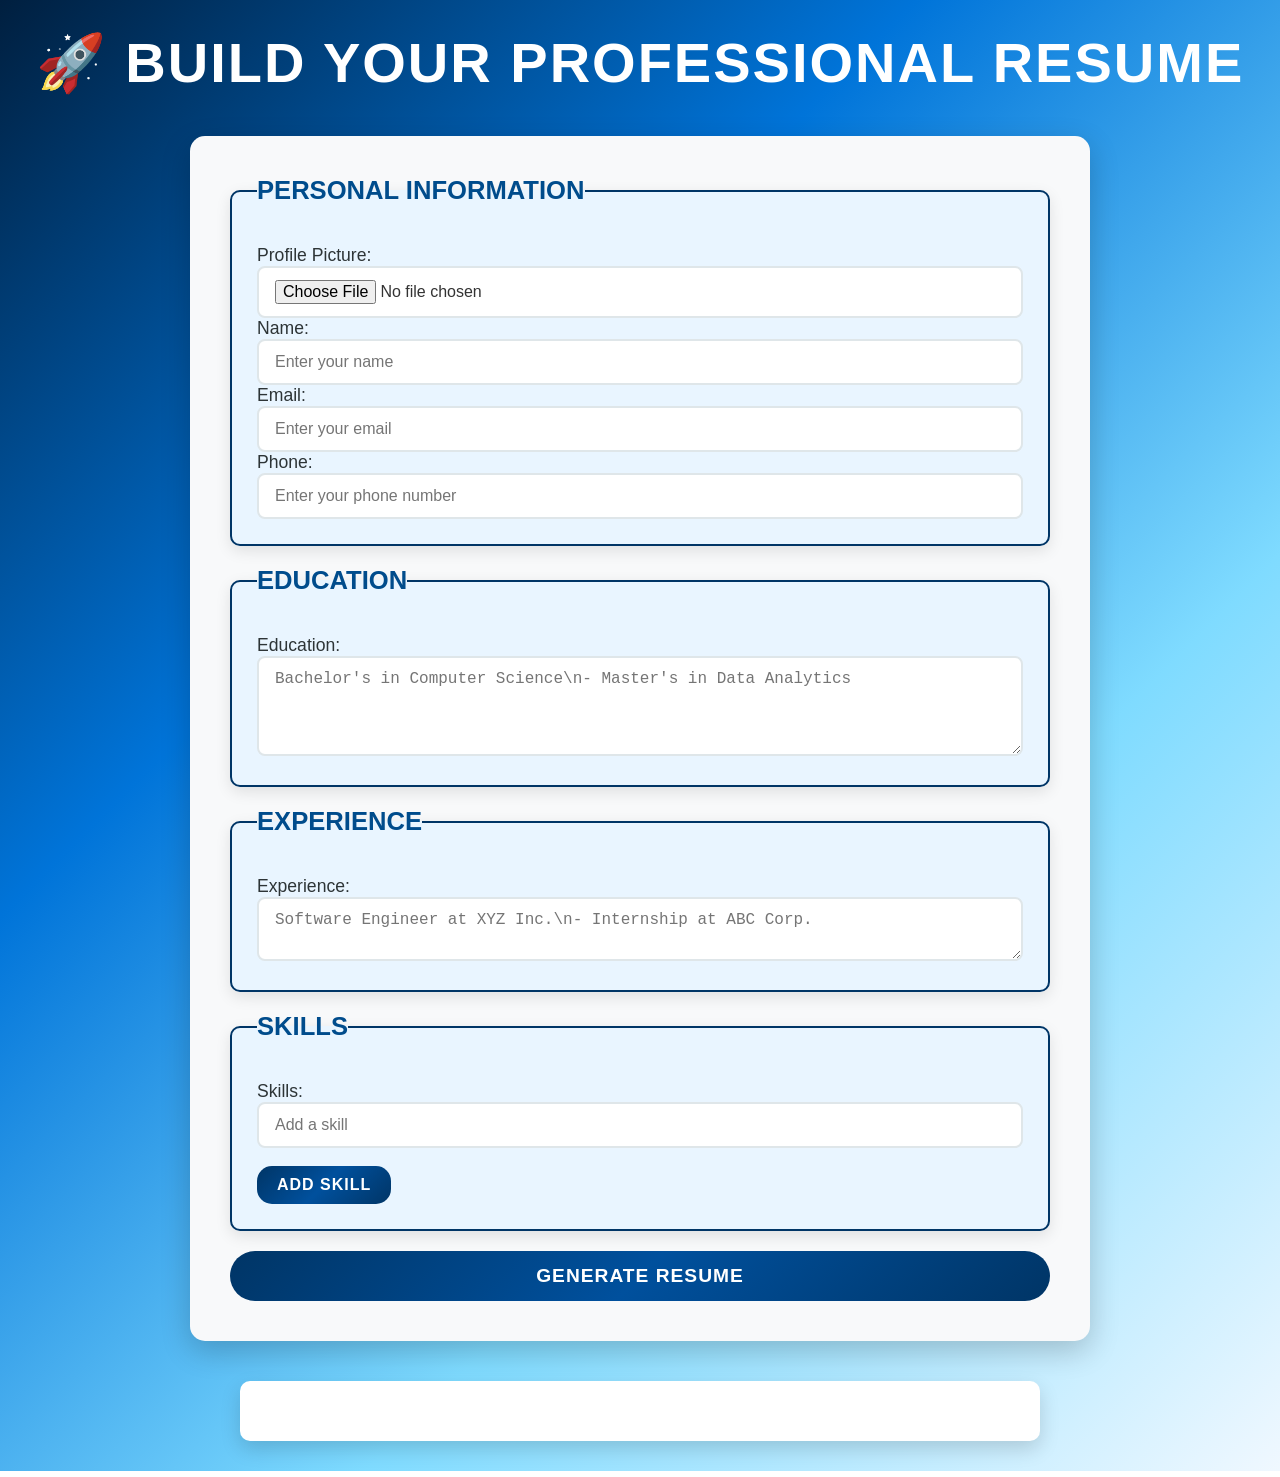
<file: mileston-3/index.html>
<!DOCTYPE html>
<html lang="en">
<head>
  <meta charset="UTF-8">
  <meta name="viewport" content="width=device-width, initial-scale=1.0">
  <title>Dynamic & Editable Resume Builder</title>
  <link rel="stylesheet" href="styles.css">
</head>
<body>
  <h1>🚀 Build Your Professional Resume</h1>
  <div class="resume-builder">
    <!-- Form Section -->
    <form id="resume-form">
      <fieldset>
        <!-- Personal Information -->
        <legend>Personal Information</legend>
        <label for="profile-picture">Profile Picture:</label>
        <input type="file" id="profile-picture" accept="image/*" required>

        <label for="name">Name:</label>
        <input type="text" placeholder="Enter your name" id="name" required>

        <label for="email">Email:</label>
        <input type="email" placeholder="Enter your email" id="email" required>

        <label for="phonenumber">Phone:</label>
        <input type="tel" placeholder="Enter your phone number" id="phonenumber" required>
      </fieldset>

      <fieldset>
        <legend>Education</legend>
        <label for="education">Education:</label>
        <textarea id="education" placeholder="Bachelor's in Computer Science\n- Master's in Data Analytics" rows="4" required></textarea>
      </fieldset>

      <fieldset>
        <legend>Experience</legend>
        <label for="experience">Experience:</label>
        <textarea id="experience" placeholder="Software Engineer at XYZ Inc.\n- Internship at ABC Corp." required></textarea>
      </fieldset>

      <fieldset>
        <legend>Skills</legend>
        <label for="skills">Skills:</label>
        <div id="skills-container">
          <input type="text" class="skill-input" placeholder="Add a skill" />
        </div>
        <br>
        <button type="button" id="add-skill-btn">Add Skill</button>
      </fieldset>

      <button type="submit"><b>Generate Resume</b></button>
    </form>
  </div>

  <!-- Resume Output Section -->
  <div id="resume-output"></div>

  <script src="index.js" type="module"></script>
</body>
</html>
</file>
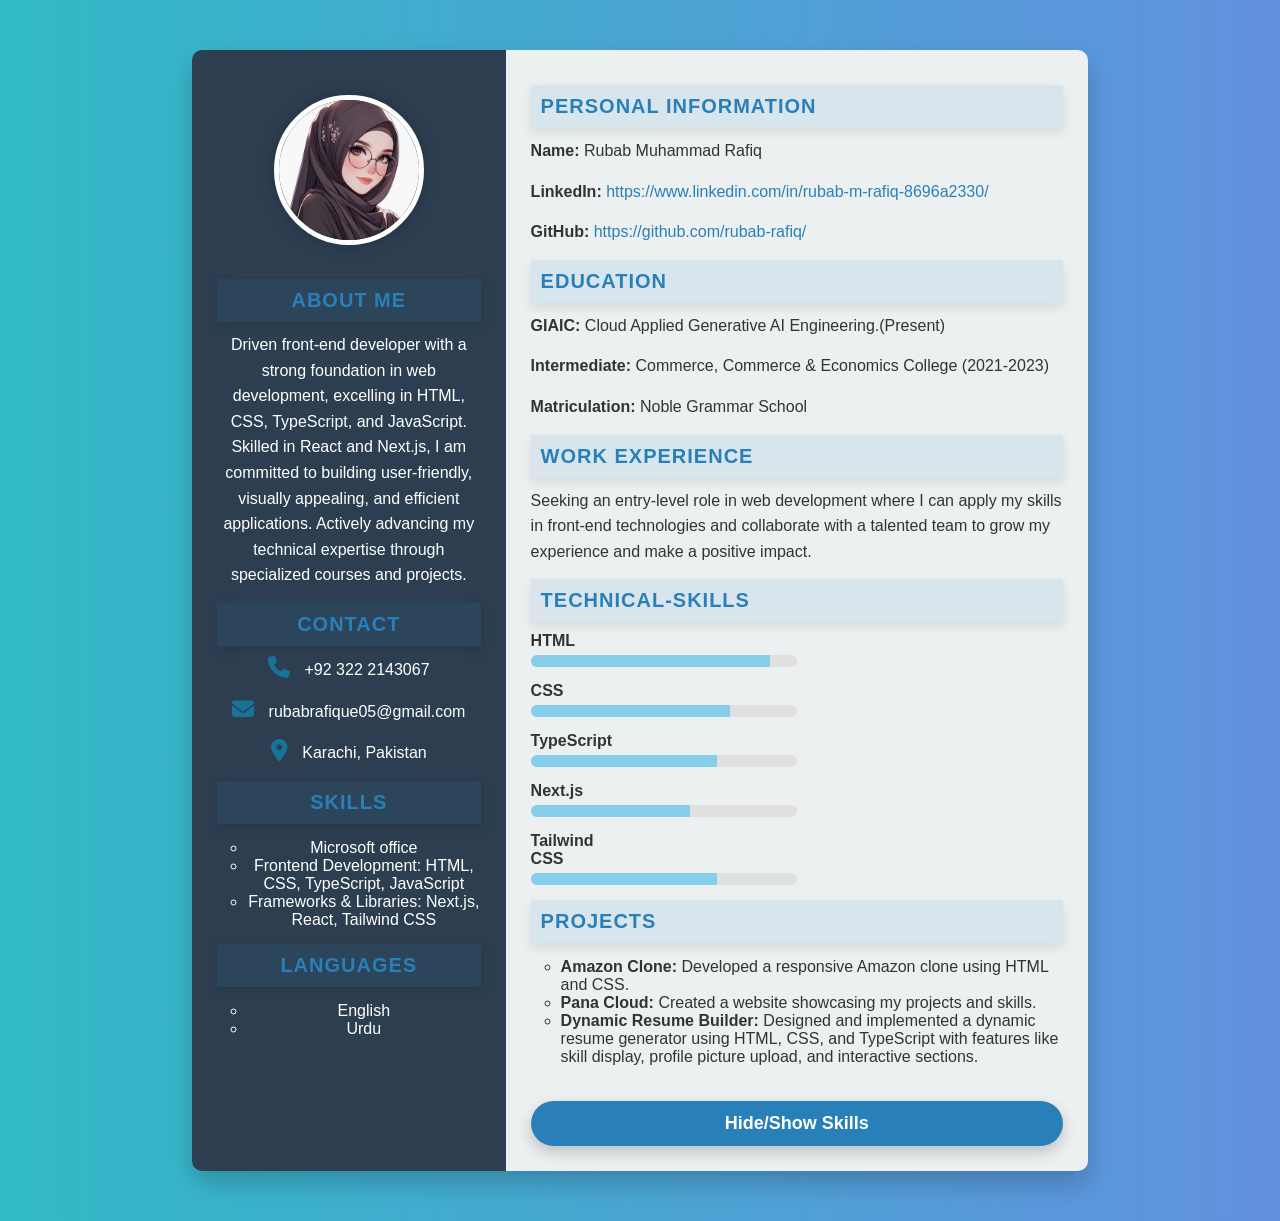
<file: mileston1&2/index.html>
<!DOCTYPE html>
<html lang="en">
<head>
    <meta charset="UTF-8">
    <meta name="viewport" content="width=device-width, initial-scale=1.0">
    <title>Professional Resume</title>
    <link rel="stylesheet" href="styles.css">
    <link rel="stylesheet" href="https://cdnjs.cloudflare.com/ajax/libs/font-awesome/6.6.0/css/all.min.css" integrity="sha512-Kc323vGBEqzTmouAECnVceyQqyqdsSiqLQISBL29aUW4U/M7pSPA/gEUZQqv1cwx4OnYxTxve5UMg5GT6L4JJg==" crossorigin="anonymous" referrerpolicy="no-referrer" />
</head>
<body>
    <div class="resume-container">
        <div class="left-panel">
            <img src="Image/profile.jpg" alt="Profile Picture" class="profile-picture">
            
            <section id="about-me">
                <h3>About Me</h3>
                <p>Driven front-end developer with a strong foundation in web development, excelling in HTML, CSS, TypeScript, and JavaScript. Skilled in React and Next.js, I am committed to building user-friendly, visually appealing, and efficient applications. Actively advancing my technical expertise through specialized courses and projects.</p>
            </section>
            
            <section id="contact">
                <h4>Contact</h4>
                <p><i class="fa-solid fa-phone"></i> +92 322 2143067</p>
                <p><i class="fa-solid fa-envelope"></i> rubabrafique05@gmail.com</p>
                <p><i class="fa-solid fa-location-dot"></i> Karachi, Pakistan</p>
            </section>
            
            <section id="expertise">
                <h4>Skills</h4>
                <ul>
                    <li>Microsoft office </li>
                    <li>Frontend Development: HTML, CSS, TypeScript, JavaScript</li>
                    <li>Frameworks & Libraries: Next.js, React, Tailwind CSS</li>
                </ul>
            </section>

            <section id="languages">
                <h4>Languages</h4>
                <ul>
                    <li>English </li>
                    <li>Urdu </li>
                </ul>
            </section>
            
        </div>
        
        <div class="right-panel">
            <section id="personal-info">
                <h3>Personal Information</h3>
                <p><strong>Name:</strong> Rubab Muhammad Rafiq</p>
                <p><strong>LinkedIn:</strong> <a href="https://www.linkedin.com/in/rubab-m-rafiq-8696a2330/" target="_blank" rel="noopener noreferrer">https://www.linkedin.com/in/rubab-m-rafiq-8696a2330/</a></p>
                <p><strong>GitHub:</strong> <a href="https://github.com/rubab-rafiq" target="_blank" rel="noopener noreferrer">https://github.com/rubab-rafiq/</a></p>                
            </section>
            
            <section id="education">
                <h3>Education</h3>
                <p><strong>GIAIC: </strong>Cloud Applied Generative AI Engineering.(Present)</p>
                <p><strong>Intermediate:</strong> Commerce, Commerce & Economics College (2021-2023)</p>
                <p><strong>Matriculation:</strong> Noble Grammar School</p>
            </section>
            
            <section id="work-experience">
                <h3>Work Experience</h3>
                <p>Seeking an entry-level role in web development where I can apply my skills in front-end technologies and collaborate with a talented team to grow my experience and make a positive impact.</p>
            </section>
            <section id="technical-skills">
                <h3>Technical-skills</h3>
                <div class="skill">
                    <span>HTML</span>
                    <div class="progress-bar">
                        <div class="progress" style="width: 90%;"></div>
                    </div>
                </div>
                <div class="skill">
                    <span>CSS</span>
                    <div class="progress-bar">
                        <div class="progress" style="width: 75%;"></div>
                    </div>
                </div>
                <div class="skill">
                    <span>TypeScript</span>
                    <div class="progress-bar">
                        <div class="progress" style="width: 70%;"></div>
                    </div>
                </div>
                <div class="skill">
                    <span>Next.js</span>
                    <div class="progress-bar">
                        <div class="progress" style="width: 60%;"></div>
                    </div>
                </div>
                <div class="skill">
                    <span>Tailwind CSS</span>
                    <div class="progress-bar">
                        <div class="progress" style="width: 70%;"></div>
                    </div>
                </div>
            </section>
            
            <section id="projects">
                <h3>Projects</h3>
                <ul>
                    <li><strong>Amazon Clone:</strong> Developed a responsive Amazon clone using HTML and CSS.</li>
                    <li><strong>Pana Cloud:</strong> Created a website showcasing my projects and skills.</li>
                    <li><strong>Dynamic Resume Builder:</strong> Designed and implemented a dynamic resume generator using HTML, CSS, and TypeScript with features 
                        like skill display, profile picture upload, and interactive sections.</li>
                </ul>
            </section>

            <button id="toggle-technical-skills">
                <strong>Hide/Show Skills</strong>
            </button>
        </div>
    </div>
    <script src="index.js"></script>
</body>
</html>
</file>
<file: mileston-3/styles.css>
* {
  margin: 0;
  padding: 0;
  box-sizing: border-box;
}

body {
  font-family: 'Roboto', sans-serif;
  background: linear-gradient(135deg, #001f3f, #0074d9, #7fdbff, #f0f8ff);

  min-height: 100vh;                                                                                                       
  display: flex;
  justify-content: center;
  align-items: center;
  flex-direction: column;
  padding: 30px;
  color: #2d3436;
}

h1 {
  color: white;
  font-size: 3.5rem;
  font-weight: 700;
  margin-bottom: 40px;
  text-align: center;
  text-transform: uppercase;
  letter-spacing: 2px;
  animation: fadeIn 1s ease-out;
}

.resume-builder {
 background-color: #f8f9fa; 
  border-radius: 15px;
  padding: 40px;
  box-shadow: 0 10px 30px rgba(0, 0, 0, 0.2);
  max-width: 900px;
  width: 100%;
  animation: slideUp 1s ease-out;
}

form {
  display: grid;
  gap: 20px;
}

fieldset {
  border: 2px solid  #003566;
  padding: 25px;
  border-radius: 10px;
  background-color: #e9f5ff;
  box-shadow: 0 5px 15px rgba(0, 0, 0, 0.1);
  transition: transform 0.3s ease;
}

fieldset:hover {
  transform: scale(1.03);
  box-shadow: 0 10px 25px rgba(0, 0, 0, 0.2);
}

legend {
  font-size: 1.6rem;
  font-weight: 600;
  color:  #004c8c;
  margin-bottom: 15px;
  text-transform: uppercase;
}

label {
  font-size: 1.1rem;
  font-weight: 500;
  color: #2d3436;
}

input,
textarea {
  width: 100%;
  padding: 12px 16px;
  border: 2px solid #dfe6e9;
  border-radius: 8px;
  font-size: 1rem;
  color: #333;
  background-color: #ffffff;
  transition: border-color 0.3s ease, box-shadow 0.3s ease;
}

input:focus,
textarea:focus {
  border-color:  #003566 ;
  box-shadow: 0 1px 8px #1d65a0;
  outline: none;
}

button {
  padding: 14px 28px;
  background: linear-gradient(135deg, #003566, #00509d,  #003566);;
  color: white;
  border: none;
  border-radius: 30px;
  font-size: 1.2rem;
  font-weight: 600;
  cursor: pointer;
  transition: background-color 0.3s ease, transform 0.2s ease;
  text-transform: uppercase;
  letter-spacing: 1px;
}

button:hover {
  background-color: #5a4cdb;
  transform: translateY(-2px);
}

#resume-output {
  margin-top: 40px;
  background-color: white;
  border-radius: 10px;
  padding: 30px;
  width: 100%;
  max-width: 800px;
  box-shadow: 0 8px 20px rgba(0, 0, 0, 0.15);
  animation: slideUp 1s ease;
  position: relative;
  text-align: center;
  /* making the resume editable */
  outline: none;
}

.profile-picture {
  position: absolute;
  top: 20px;
  left: 50%;
  transform: translateX(-50%);
  width: 150px;
  height: 150px;
  border-radius: 50%;
  overflow: hidden;
  background-color: #ffffff;
  border: 4px solid  #02539e;;
  box-shadow: 0 4px 15px rgba(0, 0.9, 0.9, 0.1);
}

.profile-picture img {
  width: 100%;
  height: 100%;
  object-fit: cover;
}

#resume-output h2 {
  font-size: 2.0rem;
  font-weight: 700;
  color:  #0a3359;
  margin-top: 140px;
  margin-bottom: 10px;
 
 
}

#resume-output p {
  font-size: 1.1rem;
  color:  #333;
  line-height: 1.6;
  padding-left: 10px;
}

.resume-section {
  margin-top: 30px;
}

.resume-section h3 {
  font-size: 1.5rem;
  font-weight: 600;
  color: #02539e;
  border-bottom: 2px solid #eaeaea;
  padding-bottom: 5px;
  margin-bottom: 10px;
  padding-left: 20px;
  border: 2px solid #e8edf1;
  border-radius: 100px;
  box-shadow: 0 5px 10px rgba(0, 0, 0, 0.1);
}

.resume-section p {
  font-size: 1.1rem;
  color: #333;
  line-height: 1.6;
}

.resume-section ul {
 margin-left: 20px;
}

.resume-section ul li {
  font-size: 1.1rem;
  color: #2d3436;
  margin-bottom: 5px;
 list-style-type:circle;

}

#add-skill-btn {
  padding: 10px 20px;
  background-color:   #004c8c; /* Button color */
  color: white;
  border: none;
  border-radius: 15px;
  font-size: 1.0rem;
  font-weight: 600;
  cursor: pointer;
  text-transform: uppercase;
  transition: all 0.3s ease;
  display: inline-flex;
  align-items: center;
  justify-content: center;
  gap: 8px; /* Add space between icon and text */
}

#add-skill-btn:hover {
  background-color:  #034275; /* Hover color */
  transform: translateY(-2px); /* Button lift effect */
}

#add-skill-btn:active {
  background-color:  #004c8c; /* Active button color */
  transform: translateY(0); /* Reset lift effect */
}

#add-skill-btn svg {
  width: 18px;
  height: 18px;
  fill: white;
  transition: transform 0.2s ease;
}

#add-skill-btn:hover svg {
  transform: rotate(180deg); /* Rotate icon on hover */
}




/* Responsive Styling */
@media (max-width: 639px) {
  body {
    padding: 10px;
  }

  .resume-builder {
    width: 100%;
    max-width: 100%;
  }

  #resume-output, #Shareable-link-container {
    width: 100%;
    max-width: 100%;
  }

  input[type="text"], input[type="email"], input[type="tel"], textarea {
    font-size: 15px;
  }

  button {
    font-size: 16px;
  }

  .resume-section h3 {
    font-size: 20px;
  }

  h1 {
    font-size: 25px; /* Smaller size for h1 on mobile */
    margin-bottom: 20px; /* Adjust margin for smaller screens */
  }
  fieldset {
    font-size: 20px;
  }
  legend {
    font-size: 1.4rem;
    font-weight:bolder;
    color:  #004c8c;
    margin-bottom: 15px;
    text-transform: uppercase;
  }
  
  label {
    font-size: 1.1rem;
    font-weight: 500;
  }
  
}

/* Responsive Styling */
@media (max-width: 768px) {
  body {
    padding: 10px;
  }

  .resume-builder {
    width: 100%;
    max-width: 100%;
  }

  #resume-output, #Shareable-link-container {
    width: 100%;
    max-width: 100%;
  }

  input[type="text"], input[type="email"], input[type="tel"], textarea {
    font-size: 16px;
  }

  button {
    font-size: 18px;
  }

  .resume-section h3 {
    font-size: 20px;
  }

  h1 {
    font-size: 30px; /* Smaller size for h1 on mobile */
    margin-bottom: 20px; /* Adjust margin for smaller screens */
  }
  
}
</file>
<file: mileston1&2/styles.css>
* {
    margin: 0;
    padding: 0;
    box-sizing: border-box;
}

body {
    font-family: 'Segoe UI', Tahoma, Geneva, Verdana, sans-serif;
    background: linear-gradient(to right, #31bac6, #6290df); 
    color: #333;
    padding: 50px 0;
}

.resume-container {
    display: flex;
    justify-content: space-between;
    background-color: white;
    width: 70%;
    margin: 0 auto;
    border-radius: 15px;
    box-shadow: 0 12px 24px rgba(0, 0, 0, 0.2);
    transition: all 0.3s ease-in-out;
}

.resume-container:hover {
    box-shadow: 0 16px 32px rgba(0, 0, 0, 0.2); 
    transform: translateY(-10px); 
}

.left-panel {
    background-color: #2c3e50;
    color: white;
    width: 35%;
    padding: 25px;
    text-align: center;
    border-top-left-radius: 10px;
    border-bottom-left-radius: 10px;
    transition: all 0.3s ease;
}

.left-panel:hover {
    background-color: #34495e; /* Darken on hover */
    transform: translateX(-5px); 
}

.profile-picture {
    width: 150px;
    height: 150px;
    border-radius: 50%;
    border: 5px solid #fff;
    margin: 20px 0;
    object-fit: cover;
    box-shadow: 0 0 15px rgba(0, 0, 0, 0.2);
}

h3, h4 {
    font-size: 20px;
    color: #2980b9;
    padding: 10px;
    margin: 10px 0;
    text-transform: uppercase;
    letter-spacing: 1px;
    border-right: 10px;
    background-color: rgba(41, 128, 185, 0.1);
    box-shadow: 0 4px 10px rgba(0, 0, 0, 0.1);
}

ul {
    list-style-type: circle;
    padding-left: 30px;
    margin: 15px 0;
}

i {
    color: rgb(23, 116, 152);
    font-size: 22px;
    margin-right: 10px;
}

.right-panel {
    width: 65%;
    padding: 25px;
    background-color: #ecf0f1;
    border-top-right-radius: 10px;
    border-bottom-right-radius: 10px;
}

p {
    font-size: 16px;
    line-height: 1.6;
    margin-bottom: 15px;
}

a {
    color: #2980b9;
    text-decoration: none;
    transition: color 0.3s ease;
}

a:hover {
    color: #098ee7;
}

button {
    font-family: 'Segoe UI', Tahoma, Geneva, Verdana, sans-serif;
    background-color: #2980b9;
    color: white;
    border-radius: 25px;
    padding: 12px 25px;
    font-size: 18px;
    cursor: pointer;
    border: none;
    transition: all 0.3s ease;
    box-shadow: 0 6px 15px rgba(0, 0, 0, 0.2);
    margin-top: 20px;
    width: 100%;
}

button:hover {
    background-color: #3498db;
    box-shadow: 0 10px 25px rgba(0, 0, 0, 0.3);
    transform: translateY(-5px); /* Hover effect */
}
.skill {
    margin-bottom: 15px;
    /* display: flex; */
}

.skill span {
    display: inline-block;
    width: 100px;
    font-weight: bold;
}

.progress-bar {
    width: 50%;
    background-color: #e0e0e0;
    border-radius: 8px;
    overflow: hidden;
    height: 12px;
    margin-top: 5px;
}

.progress {
    height: 100%;
    background-color: skyblue; /* Change this color as needed */
    width: 0;
}
.progress {
    animation: fillProgress 2s ease-in-out forwards; /* Smooth filling effect */
}



/* Media Query for Tablets */
@media (max-width: 768px) {
    .resume-container {
        flex-direction: column;
        width: 90%;
    }

    .left-panel {
        width: 100%;
        border-top-left-radius: 0;
        border-bottom-left-radius: 0;
        border-top-right-radius: 10px;
        border-bottom-right-radius: 10px;
    }

    .right-panel {
        width: 100%;
        border-top-right-radius: 0;
        border-bottom-right-radius: 0;
        margin-top: 20px;
    }

    .profile-picture {
        width: 120px;
        height: 120px;
    }

    h3, h4 {
        font-size: 18px;
    }

    button {
        width: 100%;
        font-size: 16px;
        padding: 10px;
    }
}

/* Media Query for Mobile */
@media (max-width: 480px) {
    body {
        padding: 20px 0;
    }

    .resume-container {
        width: 100%;
    }

    .left-panel {
        width: 100%;
        padding: 20px;
        text-align: center;
    }

    .right-panel {
        width: 100%;
        padding: 20px;
        margin-top: 10px;
    }

    .profile-picture {
        width: 100px;
        height: 100px;
    }

    h3, h4 {
        font-size: 16px;
    }

    .skill span {
        font-size: 14px;
    }

    .progress-bar {
        height: 10px;
    }

    button {
        width: 100%;
        font-size: 16px;
        padding: 12px;
    }
}
</file>
